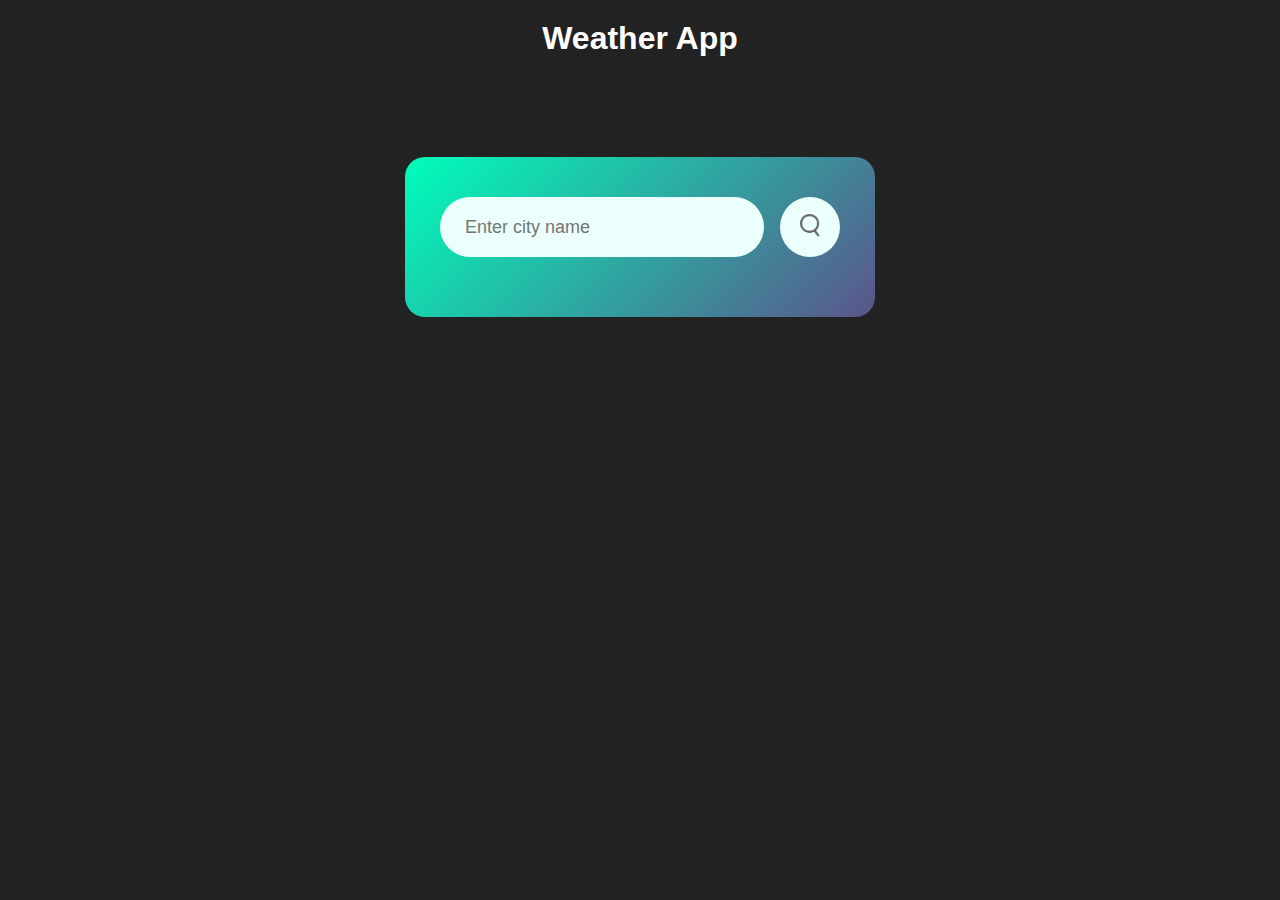
<file: Major Project - Weather App/index.html>
<!DOCTYPE html>
<html lang="en">
<head>
    <meta charset="UTF-8">
    <meta name="viewport" content="width=device-width, initial-scale=1.0">
    <title>Weather app</title>
    <link rel="stylesheet" href="./assets/css/styles.css">
</head>
<body>
    <h1 class="title">Weather App</h1>
    <div class="card">
        <div class="search">
            <input type="text" placeholder="Enter city name" spellcheck="false">
            <button><img src="./assets/img/search.png" alt="Search"></button>
        </div>
        <div class="error">
            <p>Invalid city name</p>
        </div>
        <div class="weather">
            <img src="./assets/img/rain.png" class="weather-icon" alt="Weather Icon">
            <h1 class="temp">22°C</h1>
            <h2 class="city">coimbatore</h2>
            <div class="details">
                <div class="col">
                    <img src="./assets/img/humidity.png" alt="Humidity Icon">
                    <div>
                        <p class="humidity">50%</p>
                        <p>Humidity</p>
                    </div>
                </div>
                <div class="col">
                    <img src="./assets/img/wind.png" alt="Wind Speed Icon">
                    <div>
                        <p class="wind">15 km/h</p>
                        <p>Wind speed</p>
                    </div>
                </div>
            </div>
        </div>
        <div class="forecast-controls">
            <button class="arrow" id="prevDay"><img src="./assets/img/left-arrow.png" alt="Previous Day"></button>
            <button class="arrow" id="nextDay"><img src="./assets/img/right-arrow.png" alt="Next Day"></button>
        </div>
        <div id="forecast" class="forecast"></div>
    </div>
    <script src="./assets/js/script.js"></script>
</body>
</html>
</file>
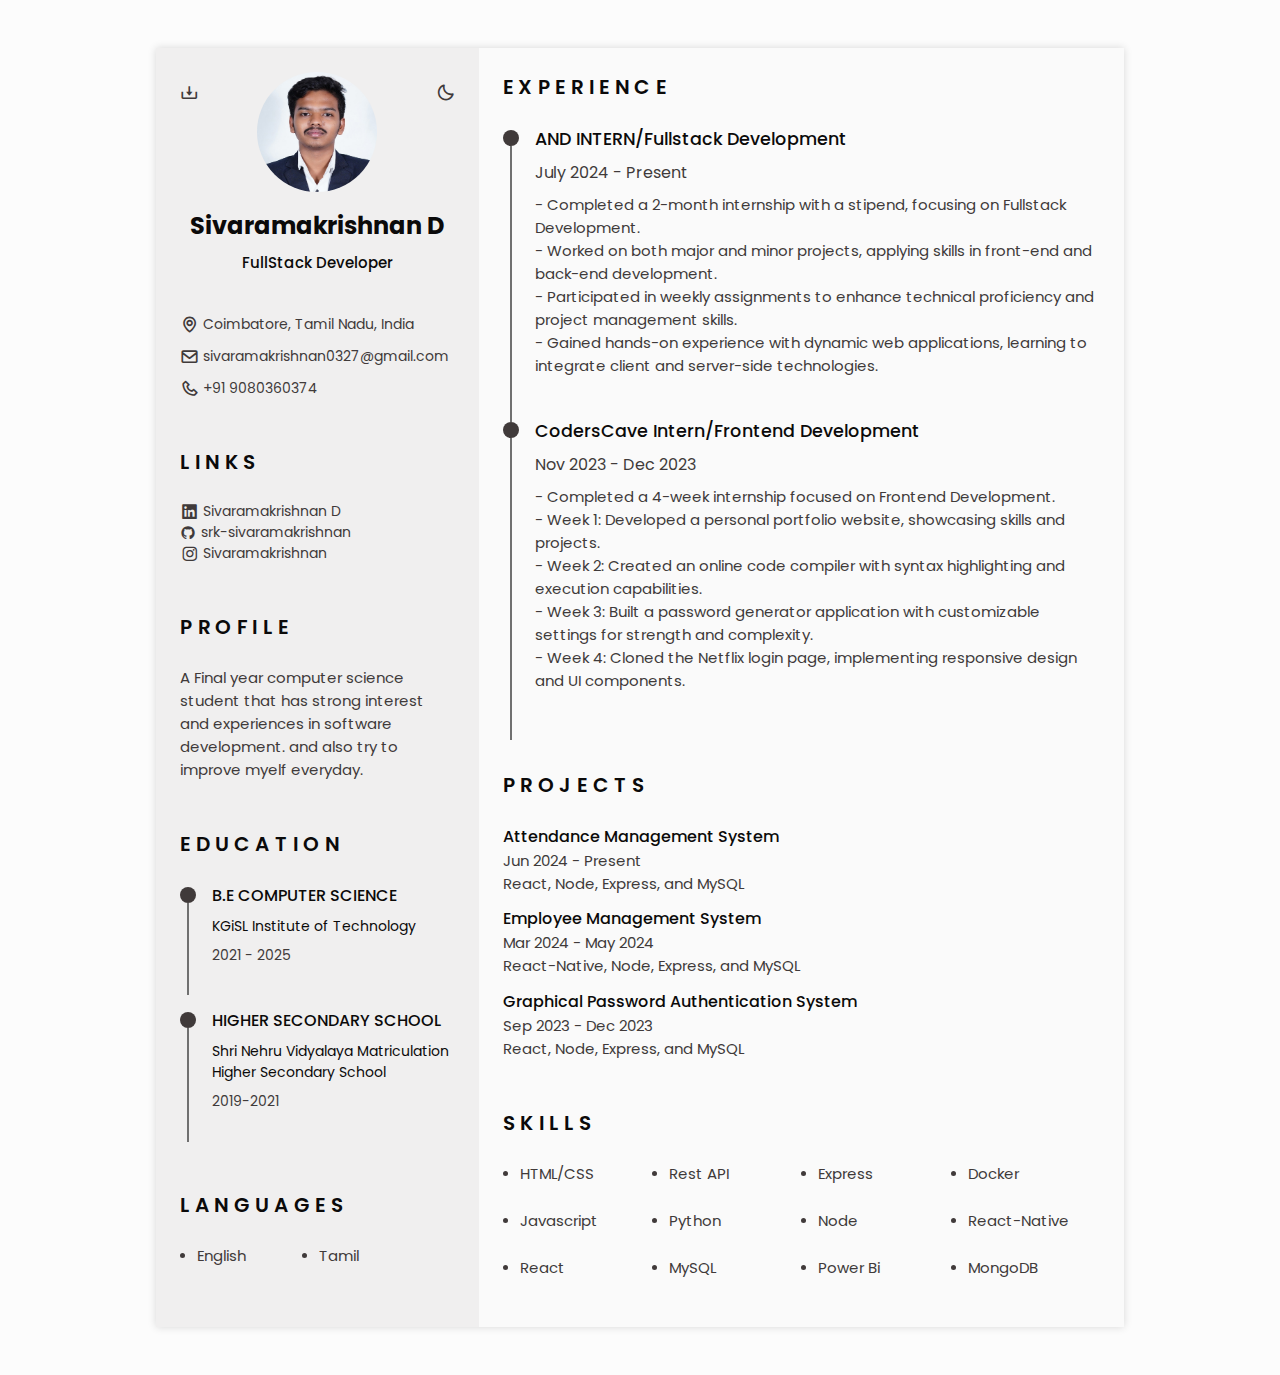
<file: Week-1-Responsive Resume/index.html>
<!DOCTYPE html>
<html lang="en">
  <head>
    <meta charset="UTF-8" />
    <meta http-equiv="X-UA-Compatible" content="IE=edge" />
    <meta name="viewport" content="width=device-width, initial-scale=1.0" />
    <title>My Resume</title>

    <!-- BOX ICONS -->
    <link rel="stylesheet" href="https://cdn.jsdelivr.net/npm/boxicons@latest/css/boxicons.min.css" />

    <!-- My CSS -->
    <link rel="stylesheet" href="assets/css/style.css" />
  </head>
  <body>
    <!-- HEADER -->
    <header class="l-header" id="header">
      <nav class="nav bd-container">
        <a href="#" class="nav__logo">Sivaramakrishnan</a>

        <div class="nav__menu" id="nav-menu">
          <ul class="nav__list">
            <li class="nav__item">
              <a href="#home" class="nav__link active-link"> <i class="bx bx-home nav__icon"></i>Home </a>
            </li>
            <li class="nav__item">
              <a href="#profile" class="nav__link"> <i class="bx bx-user nav__icon"></i>Profile</a>
            </li>
            <li class="nav__item">
              <a href="#education" class="nav__link"> <i class="bx bxs-book nav__icon"></i>Education </a>
            </li>
            <li class="nav__item">
              <a href="#skills" class="nav__link"> <i class="bx bxs-receipt nav__icon"></i>Skills </a>
            </li>
            <li class="nav__item">
              <a href="#experience" class="nav__link"> <i class="bx bx-briefcase nav__icon"></i>Experience </a>
            </li>
            <li class="nav__item">
              <a href="#certificates" class="nav__link"> <i class="bx bx-award nav__icon"></i>Projects </a>
            </li>
          </ul>
        </div>

        <div class="nav__toggle" id="nav-toggle">
          <i class="bx bx-grid-alt"></i>
        </div>
      </nav>
    </header>

    <main class="l-main bd-container">
      <div class="resume" id="area-cv">
        <div class="resume__left">
          <!-- Home -->
          <section class="home" id="home">
            <div class="home__container section bd-grid">
              <div class="home__data bd-grid">
                <img src="assets/img/Profile.jpg" alt="" class="home__img" />
                <h1 class="home__title"><b>Sivaramakrishnan D</b></h1>
                <h3 class="home__profession">FullStack Developer</h3>
                <div>
                  <a download="" href="assets/pdf/ResumeCv.pdf" class="home__button-movil">Download</a>
                </div>
              </div>
              <div class="home__Address bd-grid">
                <span class="home__information"> <i class="bx bx-map home__icon"></i> Coimbatore, Tamil Nadu, India</span>
                <span class="home__information"> <i class="bx bx-envelope home__icon"></i> sivaramakrishnan0327@gmail.com</span>
                <span class="home__information"> <i class="bx bx-phone home__icon"></i> +91 9080360374</span>
              </div>
            </div>

            <!-- Theme Change Button -->
            <i class="bx bx-moon change-theme" title="Theme" id="theme-button"></i>

            <!-- Button to generate and download the pdf -->
            <i class="bx bx-download generate-pdf" title="Generate PDF" id="resume-button"></i>
          </section>

          <!-- SOCIAL -->
          <section class="social section">
            <h2 class="section-title">LINKS</h2>
            <div class="social__container bd-grid">
              <a href="https://www.linkedin.com/in/sivaramakrishnan-d/" target="_blank" class="social__link"> <i class="bx bxl-linkedin-square social__icon"></i> Sivaramakrishnan D </a>
            </div>
            <div class="social__container bd-grid">
              <a href="https://github.com/srk-sivaramakrishnan" target="_blank" class="social__link"> <i class='bx bxl-github' style="margin-right: 5px; margin-left: 0px; font-size: 1rem;"></i>srk-sivaramakrishnan</a>
            </div>
            <div class="social__container bd-grid">
              <a href="https://www.instagram.com/the_kettavan" target="_blank" class="social__link"><i class="bx bxl-instagram social__icon"></i> Sivaramakrishnan </a>
            </div>
          </section>
          <!-- Profile -->
          <section class="profile section" id="profile">
            <h2 class="section-title">Profile</h2>
            <p class="profile__description">A Final year computer science student that has strong interest and experiences in software development. and also try to improve myelf everyday.</p>
          </section>

          <!-- Education -->
          <section class="education section" id="education">
            <h2 class="section-title">Education</h2>
            <div class="education__container bd-grid">
              <div class="education__content">
                <div class="education__time">
                  <span class="education__rounder"></span>
                  <span class="education__line"></span>
                </div>
                <div class="education__data bd-grid">
                  <h3 class="education__title">B.E COMPUTER SCIENCE</h3>
                  <span class="education__studies">KGiSL Institute of Technology</span>
                  <span class="education__year">2021 - 2025</span>
                </div>
              </div>
              <div class="education__content">
                <div class="education__time">
                  <span class="education__rounder"></span>
                  <span class="education__line"></span>
                </div>
                <div class="education__data bd-grid">
                  <h3 class="education__title">HIGHER SECONDARY SCHOOL</h3>
                  <span class="education__studies">Shri Nehru Vidyalaya Matriculation Higher Secondary School</span>
                  <span class="education__year">2019-2021</span>
                </div>
              </div>
            </div>
          </section>

          <!-- LANGUAGES -->
          <section class="languages section">
            <h2 class="section-title">Languages</h2>
            <div class="languages__container">
              <ul class="languages__content bd-grid">
                <li class="languages__name"><span class="languages__circle"></span> English</li>
                <li class="languages__name"><span class="languages__circle"></span> Tamil</li>
              </ul>
            </div>
          </section>
        </div>
        <div class="resume__right">
          <!-- EXPERIENCE -->
          <section class="experience section" id="experience">
            <h2 class="section-title">EXPERIENCE</h2>
            <div class="experience__container bd-grid">

              <div class="experience__content">
                <div class="experience__time">
                  <span class="experience__rounder"></span>
                  <span class="experience__line"></span>
                </div>
                <div class="experience__data bd-grid">
                  <h3 class="experience__title">AND INTERN/Fullstack Development</h3>
                  <span class="experience__company">July 2024 - Present</span>
                  <div class="experience__descriptions">
                    <p class="experience__description">- Completed a 2-month internship with a stipend, focusing on Fullstack Development.</p>
                    <p class="experience__description">- Worked on both major and minor projects, applying skills in front-end and back-end development.</p>
                    <p class="experience__description">- Participated in weekly assignments to enhance technical proficiency and project management skills.</p>
                    <p class="experience__description">- Gained hands-on experience with dynamic web applications, learning to integrate client and server-side technologies.</p>
                  </div>
                </div>                
              </div>

              <div class="experience__content">
                <div class="experience__time">
                  <span class="experience__rounder"></span>
                  <span class="experience__line"></span>
                </div>
                <div class="experience__data bd-grid">
                  <h3 class="experience__title">CodersCave Intern/Frontend Development</h3>
                  <span class="experience__company">Nov 2023 - Dec 2023</span>
                  <div class="experience__descriptions">
                    <p class="experience__description">- Completed a 4-week internship focused on Frontend Development.</p>
                    <p class="experience__description">- Week 1: Developed a personal portfolio website, showcasing skills and projects.</p>
                    <p class="experience__description">- Week 2: Created an online code compiler with syntax highlighting and execution capabilities.</p>
                    <p class="experience__description">- Week 3: Built a password generator application with customizable settings for strength and complexity.</p>
                    <p class="experience__description">- Week 4: Cloned the Netflix login page, implementing responsive design and UI components.</p>
                  </div>
                </div>                
              </div>
            </div>
          </section>
          <!-- PROJECTS -->
          <section class="sertificate section" id="certificates">
            <h2 class="section-title">Projects</h2>
            <div class="sertificate__container bd-grid">
              <div class="certificate__content">
                <h3 class="sertificate__title">Attendance Management System</h3>
                <p class="sertificate__description">
                  Jun 2024 - Present <br />
                  React, Node, Express, and MySQL
                </p>
              </div>
              <div class="certificate__content">
                <h3 class="sertificate__title">Employee Management System</h3>
                <p class="sertificate__description">
                  Mar 2024 - May 2024 <br />
                  React-Native, Node, Express, and MySQL
                </p>
              </div>
              <div class="certificate__content">
                <h3 class="sertificate__title">Graphical Password Authentication System</h3>
                <p class="sertificate__description">
                  Sep 2023 - Dec 2023 <br />
                  React, Node, Express, and MySQL
                </p>
              </div>
            </div>
          </section>

          

          <!-- SKILLS -->
          <section class="skills section" id="skills">
            <h2 class="section-title">SKILLS</h2>
            <div class="skills__content bd-grid">
              <ul class="skills__data">
                <li class="skills__name"><span class="skills__circle"></span> HTML/CSS</li>
                <li class="skills__name"><span class="skills__circle"></span> Javascript</li>
                <li class="skills__name"><span class="skills__circle"></span> React</li>
              </ul>
              <ul>
                <li class="skills__name"><span class="skills__circle"></span> Rest API</li>
                <li class="skills__name"><span class="skills__circle"></span> Python</li>
                <li class="skills__name"><span class="skills__circle"></span> MySQL</li>
              </ul>
              <ul>
                <li class="skills__name"><span class="skills__circle"></span> Express</li>
                <li class="skills__name"><span class="skills__circle"></span> Node</li>
                <li class="skills__name"><span class="skills__circle"></span> Power Bi</li>
              </ul>
              <ul class="skills__data">
                <li class="skills__name"><span class="skills__circle"></span> Docker</li>
                <li class="skills__name"><span class="skills__circle"></span> React-Native</li>
                <li class="skills__name"><span class="skills__circle"></span> MongoDB</li>
              </ul>
            </div>
          </section>

        </div>
      </div>
    </main>

    <!-- Scroll Top -->
    <a href="#" class="scrolltop" id="scroll-top">
      <i class="bx bxs-up-arrow-alt scrolltop__icon"></i>
    </a>

    <script src="assets/js/html2pdf.bundle.min.js"></script>
    <script src="assets/js/script.js"></script>
  </body>
</html>
</file>
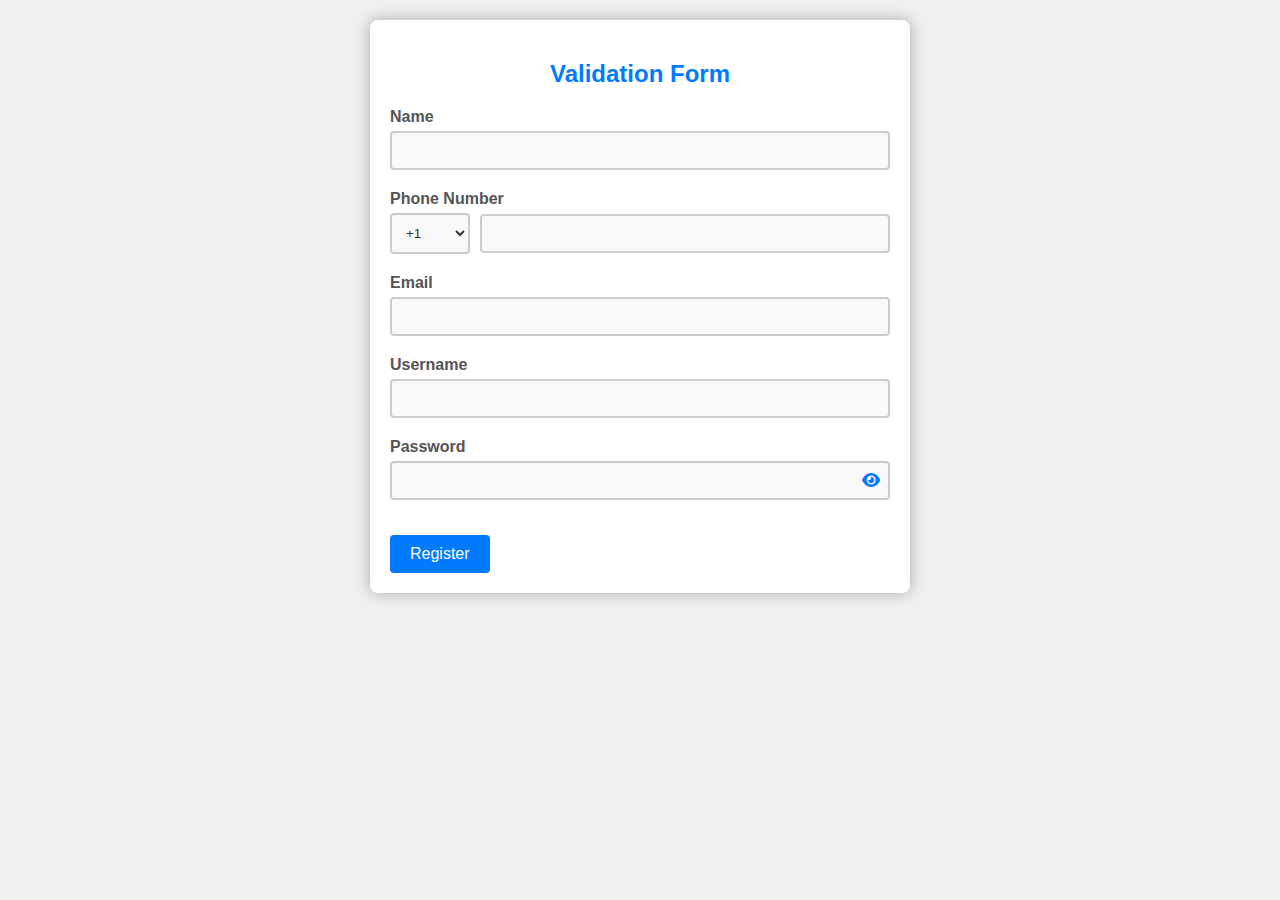
<file: Week-3-Form Validation/index.html>
<!DOCTYPE html>
<html lang="en">
<head>
    <meta charset="UTF-8">
    <meta name="viewport" content="width=device-width, initial-scale=1.0">
    <title>Form Validation</title>
    <link rel="stylesheet" href="./assets/css/style.css">
    <link rel="stylesheet" href="https://cdnjs.cloudflare.com/ajax/libs/font-awesome/6.0.0-beta3/css/all.min.css">
</head>
<body>
    <div class="form-container">
        <h2>Validation Form</h2>
        <form id="registrationForm">
            <div class="form-group">
                <label for="name">Name</label>
                <input type="text" id="name" name="name" required>
                <span class="error" id="nameError">Name is required</span>
            </div>
            <div class="form-group phone-group">
                <label for="phone">Phone Number</label>
                <div class="phone-wrapper">
                    <select id="countryCode" name="countryCode" required>
                        <option value="+1">+1</option>
                        <option value="+91">+91</option>
                        <option value="+44">+44</option>
                        <option value="+86">+86</option>
                        <option value="+61">+61</option>
                        <!-- Add more country codes as needed -->
                    </select>
                    <input type="text" id="phone" name="phone" required>
                </div>
                <span class="error" id="phoneError">Enter a valid phone number</span>
            </div>
            <div class="form-group">
                <label for="email">Email</label>
                <input type="email" id="email" name="email" required>
                <span class="error" id="emailError">Invalid, enter a valid email</span>
            </div>
            <div class="form-group">
                <label for="username">Username</label>
                <input type="text" id="username" name="username" required>
                <span class="error" id="usernameError">Username must be at least 10 characters</span>
            </div>
            <div class="form-group">
                <label for="password">Password</label>
                <div class="password-wrapper">
                    <input type="password" id="password" name="password" required>
                    <i id="togglePassword" class="fas fa-eye"></i>
                </div>
                <span class="error" id="passwordError">Password must be 8-15 characters and contain at least one symbol</span>
            </div>
            <button type="submit">Register</button>
            <p id="successMessage" class="success">Registration successful!</p>
        </form>
    </div>
    <script src="./assets/js/script.js"></script>
</body>
</html>
</file>
<file: Major Project - Weather App/assets/css/styles.css>
* {
    box-sizing: border-box;
    margin: 0;
    padding: 0;
    font-family: 'Poppins', sans-serif;
}

body {
    background: #222;
}

.title {
    color:#fff;
    text-align: center;
    padding-top: 20px;
}

.card {
    width: 90%;
    max-width: 470px;
    background: linear-gradient(135deg, #00feba, #5b548a);
    color: #fff;
    margin: 100px auto 0;
    border-radius: 20px;
    padding: 40px 35px;
    text-align: center;
}

.search {
    width: 100%;
    display: flex;
    align-items: center;
    justify-content: space-between;
}

.search input {
    border: 0;
    outline: 0;
    background: #ebfffc;
    color: #555;
    padding: 10px 25px;
    height: 60px;
    border-radius: 30px;
    flex: 1;
    margin-right: 16px;
    font-size: 18px;
}

.search button {
    border: 0;
    outline: 0;
    background: #ebfffc;
    border-radius: 50%;
    width: 60px;
    height: 60px;
    cursor: pointer;
}

.search button img {
    width: 20px;
}

/* Weather Info */
.weather-icon {
    width: 170px;
    margin-top: 30px;
}

.weather h1 {
    font-size: 80px;
    font-weight: 500;
}

.weather h2 {
    font-size: 45px;
    font-weight: 400;
    margin-top: -10px;
}

.details {
    display: flex;
    align-items: center;
    justify-content: space-between;
    padding: 0 20px;
    margin-top: 50px;
}

.col {
    display: flex;
    align-items: center;
    text-align: left;
}

.col img {
    width: 40px;
    margin-right: 10px;
}

.humidity, .wind {
    font-size: 28px;
    margin-top: -6px;
}

.weather {
    display: none;
}

.error {
    text-align: left;
    margin-left: 10px;
    font-size: 14px;
    margin-top: 10px;
    display: none;
}

/* Forecast */
.forecast {
    margin-top: 20px;
}

.forecast-item {
    display: flex;
    flex-direction: column;
    align-items: center;
    margin-bottom: 20px;
}

.forecast-item h3 {
    font-size: 20px;
    margin-bottom: 10px;
}

.forecast-item img {
    width: 80px;
    margin-bottom: 10px;
}

.forecast-controls {
    display: none;
    justify-content: space-between;
    margin-top: 20px;
}

.arrow {
    background: none;
    border: none;
    cursor: pointer;
    width: 40px;
    height: 40px;
}

.arrow img {
    width: 30px;
}
</file>
<file: Week-1-Responsive Resume/assets/css/style.css>
/* Google fonts */
@import url("https://fonts.googleapis.com/css2?family=Oswald:wght@200;400&family=Poppins:wght@400;500;600&display=swap");

/* Variable CSS */
:root {
  --header-height: 3rem;

  /* Colors */
  --title-color: #0b0a0a;
  --text-color: #403a3a;
  --text-color-light: #707070;
  --container-color: #fafafa;
  --container-color-alt: #f0efef;
  --body-color: #fcfcfc;

  /* font and typography */
  --body-font: "Poppins", sans-serif;
  --h1-font-size: 1.5rem;
  --h2-font-size: 1.25rem;
  --h3-font-size: 1rem;
  --normal-font-size: 0.938rem;
  --small-font-size: 0.875rem;
  --smaller-font-size: 0.813rem;

  /* Font Weight */
  --font-medium: 500;
  --font-semi-bold: 600;

  /* Margenes */
  --mb-1: 0.5rem;
  --mb-2: 1rem;
  --mb-3: 1.5rem;

  /* z-index */
  --z-tooltip: 10;
  --z-fixed: 100;
}
/* BASE */
*,
::before,
::after {
  box-sizing: border-box;
}

html {
  scroll-behavior: smooth;
}

/* Variables Dark Theme */
body.dark-theme {
  --title-color: #f2f2f2;
  --text-color: #bfbfbf;
  --container-color: #212121;
  --container-color-alt: #181616;
  --body-color: #2b2b2b;
}

/* Button Dark/Light */
.change-theme {
  position: absolute;
  right: 0;
  top: 2.2rem;
  display: flex;
  color: var(--text-color);
  font-size: 1.2rem;
  cursor: pointer;
}

.change-theme:hover {
  color: var(--text-color-light);
}

/* Font Size Variables to scale cv */
body.scale-cv {
  /* font and typography */
  --h1-font-size: 0.938rem;
  --h2-font-size: 0.938rem;
  --h3-font-size: 0.875rem;
  --normal-font-size: 0.813rem;
  --small-font-size: 0.75rem;
  --smaller-font-size: 0.688rem;
}

/* Generate PDF */
.generate-pdf {
  display: none;
  position: absolute;
  top: 2.2rem;
  left: 0;
  font-size: 1.2rem;
  color: var(--text-color);
  cursor: pointer;
}

.generate-pdf:hover {
  color: var(--title-color);
}

/* Classes modified to reduce size and print on a4 sheet */
.scale-cv .change-theme,
.scale-cv .generate-pdf {
  display: none;
}

.scale-cv .bd-container {
  max-width: 595px;
}

.scale-cv .section {
  padding: 1.5rem 0 0.8rem;
}

.scale-cv .section-title {
  margin-bottom: 0.75rem;
}

.scale-cv .resume_left,
.scale-cv .resume-right {
  padding: 0 1rem;
}

.scale-cv .home__img {
  width: 90px;
  height: 90px;
}

.scale-cv .home__container {
  gap: 1.5rem;
}

.scale-cv .home__data {
  gap: 0.25rem;
}

.scale-cv .home__address,
.scale-cv .social__container {
  gap: 0.75rem;
}

.scale-cv .home__icon,
.scale-cv .social__icon,
.scale-cv .interest__icon {
  font-size: 1rem;
}

.scale-cv .education__container,
.scale-cv .experience__container,
.scale-cv .certificate__container {
  gap: 1rem;
}

.scale-cv .education__time,
.scale-cv .experience__time {
  padding-right: 0.5rem;
}

.scale-cv .education__rounder,
.scale-cv .experience__rounder {
  width: 11px;
  height: 11px;
  margin-top: 0.22rem;
}

.scale-cv .education__line,
.scale-cv .experience__line {
  width: 1px;
  height: 110%;
  transform: translate(5px, 0);
}

.scale-cv .education__data,
.scale-cv .experience__data {
  gap: 0.25rem;
}

.scale-cv .skills__name {
  margin-bottom: var(--mb-1);
}

.scale-cv .interest__container {
  column-gap: 2.5rem;
}

body {
  margin: 0 0 var(--header-height) 0;
  padding: 0;
  font-family: var(--body-font);
  font-size: var(--normal-font-size);
  background-color: var(--body-color);
  color: var(--text-color);
}

h1,
h2,
h3,
ul,
p {
  margin: 0;
}

h1,
h2,
h3 {
  color: var(--title-color);
  font-weight: var(--font-medium);
}

ul {
  padding: 0;
  list-style: none;
}

a {
  text-decoration: none;
}

img {
  max-width: 100%;
  height: auto;
}

/* CLASS CSS */
.section {
  padding: 1.5rem 0;
}

.section-title {
  font-size: var(--h2-font-size);
  color: var(--title-color);
  font-weight: var(--font-semi-bold);
  text-transform: uppercase;
  letter-spacing: 0.35rem;
  text-align: center;
  margin-bottom: var(--mb-3);
}

/* LAYOUT */
.bd-container {
  max-width: 968px;
  width: calc(100%-3rem);
  margin-left: var(--mb-3);
  margin-right: var(--mb-3);
}

.bd-grid {
  display: grid;
  gap: 0.7rem;
}

.l-header {
  width: 100%;
  position: fixed;
  bottom: 0;
  left: 0;
  z-index: var(--z-fixed);
  background-color: var(--body-color);
  box-shadow: 0 -1px 4px rgba(0, 0, 0, 0.1);
  transition: 0.3s;
}

/* NAV */
.nav {
  height: var(--header-height);
  display: flex;
  justify-content: space-between;
  align-items: center;
}

@media (max-width: 968px) {
  .nav__menu {
    position: fixed;
    bottom: -100%;
    left: 0;
    width: 100%;
    padding: 2rem 1.5rem;
    background-color: var(--body-color);
    box-shadow: 0 1px 4px rgba(0, 0, 0, 0.1);
    border-radius: 1rem 1rem 0 0;
    z-index: var(--z-fixed);
    transition: 0.5s;
  }
}

.nav__logo,
.nav__toggle {
  color: var(--title-color);
  font-weight: var(--font-medium);
}

.nav__toggle {
  font-size: 1.2rem;
  cursor: pointer;
}

.nav__item {
  text-align: center;
}

.nav__link {
  display: flex;
  flex-direction: column;
  font-size: var(--smaller-font-size);
  color: var(--text-color-light);
  font-weight: var(--font-medium);
}

.nav__link:hover {
  color: var(--title-color);
}

.nav__icon {
  font-size: 1.2rem;
  margin-bottom: var(--mb-1);
}

/* SHOW MENU */
.show-menu {
  bottom: var(--header-height);
}

/* Active Menu Link */
.active-link {
  color: var(--title-color);
}

/* HOME */
.home {
  position: relative;
}

.home__container {
  gap: 3rem;
}

.home__data {
  gap: 0.5rem;
  text-align: center;
}

.home__img {
  width: 120px;
  height: 120px;
  border-radius: 50%;
  justify-self: center;
  margin-bottom: var(--mb-1);
}

.home__title {
  font-size: var(--h1-font-size);
}
.home__profession {
  font-size: var(--normal-font-size);
  margin-bottom: var(--mb-1);
}

.home__address {
  gap: 1rem;
}

.home__information {
  display: flex;
  align-items: center;
  font-size: var(--small-font-size);
}

.home__icon {
  font-size: 1.2rem;
  margin-right: 0.25rem;
}

.home__button-movil {
  display: inline-block;
  border: 2px solid var(--text-color);
  color: var(--title-color);
  padding: 1rem 2rem;
  border-radius: 0.25rem;
  transition: 0.3s;
  font-weight: var(--font-medium);
  margin-top: var(--mb-3);
}

.home__button-movil:hover {
  background-color: var(--text-color);
  color: var(--container-color);
}

/* SOCIAL */
.social__container {
  grid-template-columns: max-content;
  gap: 1rem;
}

.social__link {
  display: inline-flex;
  align-items: center;
  font-size: var(--small-font-size);
  color: var(--text-color);
}

.social__link:hover {
  color: var(--title-color);
}

.social__icon {
  font-size: 1.2rem;
  margin-right: 0.25rem;
}

/* Profile */
.profile__description {
  text-align: center;
}

/* Education and Experience */
.education__content,
.experience__content {
  display: flex;
  padding-bottom: 30px;
}

.education__time,
.experience__time {
  padding-right: 1rem;
}

.education__rounder,
.experience__rounder {
  position: relative;
  display: block;
  width: 16px;
  height: 16px;
  background-color: var(--text-color);
  border-radius: 50%;
  margin-top: 0.25rem;
}

.education__line,
.experience__line {
  display: block;
  width: 2px;
  height: 110%;
  background-color: var(--text-color-light);
  transform: translate(7px, 0);
}

.education__data,
.experience__data {
  gap: 0.5rem;
}

.education__title,
.experience__company {
  font-size: var(--h3-font-size);
}

.education__studies,
.issuing__organization {
  font-size: var(--small-font-size);
  color: var(--title-color);
}

.education__year {
  font-size: var(--small-font-size);
}

/* SKILLS AND LANGUAGES */
.skills__content,
.languages__content {
  grid-template-columns: repeat(4, 1fr);
  gap: 0;
}

.skills__name,
.languages__name {
  display: flex;
  align-items: center;
  margin-bottom: var(--mb-3);
}

.skills__circle,
.languages__circle {
  display: inline-block;
  width: 5px;
  height: 5px;
  background-color: var(--text-color);
  border-radius: 50%;
  margin-right: 0.75rem;
}

/* Sertificates */
.sertificate__title {
  font-size: var(--h3-font-size);
}

/* REFERENCES */
.references__content {
  gap: 0.25rem;
}

.references__subtitle {
  color: var(--text-color-light);
}

.references__subtitle,
.references__contact {
  font-size: var(--small-font-size);
}

.references__title {
  font-size: var(--h3-font-size);
}

/* Interest */
.interest__container {
  grid-template-columns: repeat(3, 1fr);
  margin-top: var(--mb-2);
}

.interest__content {
  display: flex;
  align-items: center;
  flex-direction: column;
}

.interest__icon {
  font-size: 1.5rem;
  color: var(--text-color-light);
  margin-bottom: 0.25rem;
}

/* Scroll Top */
.scrolltop {
  position: fixed;
  right: 1rem;
  bottom: -20%;
  display: flex;
  justify-content: center;
  align-items: center;
  padding: 0.3rem;
  background-color: var(--container-color-alt);
  border-radius: 0.4rem;
  z-index: var(--z-tooltip);
  transition: 0.6s;
  /* visibility: hidden; */
}

.scrolltop__icon {
  font-size: 1.2rem;
  color: var(--text-color);
}

.show-scroll {
  visibility: visible;
  bottom: 5rem;
}

/* MEDIA QUERIES */
/* For small devices, menu two columns */
@media (max-width: 320px) {
  .nav__list {
    grid-template-columns: 1fr 1fr;
    gap: 1rem 0rem;
  }

  .skills__content,
  .languages__content {
    grid-template-columns: repeat(2, 1fr);
    gap: 0;
  }
}

@media (min-width: 968px) {
  body {
    margin: 3rem 0;
  }
  .bd-container {
    margin-left: auto;
    margin-right: auto;
  }

  .l-header,
  .scrolltop {
    display: none;
  }

  .resume {
    display: grid;
    grid-template-columns: 0.5fr 1fr;
    background-color: var(--container-color);
    box-shadow: 0 0 8px rgba(13, 12, 12, 0.15);
  }

  .nav__list {
    display: grid;
    grid-template-columns: repeat(3, 1fr);
    gap: 2rem;
  }

  .resume__left {
    background-color: var(--container-color-alt);
  }

  .resume__left,
  .resume__right {
    padding: 0 1.5rem;
  }

  .section-title,
  .profile__description {
    text-align: initial;
  }

  .home__container {
    gap: 1.5rem;
  }

  .home__button-movil {
    display: none;
  }

  .references__container {
    grid-template-columns: repeat(2, 1fr);
  }

  .languages__content {
    grid-template-columns: repeat(3, max-content);
    column-gap: 3.5rem;
  }

  .interest__container {
    grid-template-columns: repeat(4, max-content);
    column-gap: 3.5rem;
  }

  .generate-pdf {
    display: inline-block;
  }
}
</file>
<file: Week-3-Form Validation/assets/css/style.css>
body {
    font-family: Arial, sans-serif;
    background-color: #f0f0f0; /* Light gray background for the body */
    color: #333; /* Dark text color for readability */
    margin: 0;
    padding: 20px;
}

.form-container {
    max-width: 500px;
    margin: auto;
    padding: 20px;
    background-color: #ffffff; /* White background for the form container */
    border-radius: 8px;
    box-shadow: 0 0 15px rgba(0, 0, 0, 0.3); /* Slightly darker shadow for better contrast */
}

.form-container h2 {
    text-align: center;
    margin-bottom: 20px;
    color: #007BFF; /* Blue color for the heading */
}

.form-group {
    margin-bottom: 20px;
}

.form-group label {
    display: block;
    margin-bottom: 5px;
    font-weight: bold;
    color: #555; /* Dark gray color for labels */
}

.form-group input,
.form-group select {
    width: 100%;
    padding: 10px;
    box-sizing: border-box;
    border: 2px solid #ccc; /* Light gray border for inputs */
    border-radius: 4px;
    background-color: #f9f9f9; /* Light background for inputs */
    color: #333; /* Dark text color for inputs */
    transition: border-color 0.3s ease, box-shadow 0.3s ease;
}

.form-group input:focus,
.form-group select:focus {
    border-color: #007BFF; /* Blue border on focus */
    box-shadow: 0 0 8px rgba(0, 123, 255, 0.3); /* Blue shadow on focus */
    outline: none;
}

.error {
    color: #dc3545; /* Red color for error messages */
    font-size: 14px;
    display: none;
    margin-top: 5px;
}

.success {
    color: #28a745; /* Green color for success message */
    font-size: 16px;
    display: none;
    text-align: center;
    margin-top: 15px;
}

.phone-group {
    display: flex;
    flex-direction: column;
}

.phone-wrapper {
    display: flex;
    align-items: center;
}

#countryCode {
    width: 80px; /* Reduced width for country code */
    margin-right: 10px;
    background-color: #f9f9f9; /* Same background as input fields */
}

#phone {
    flex: 1;
    background-color: #f9f9f9; /* Same background as input fields */
}

.password-wrapper {
    position: relative;
}

#password {
    width: 100%;
    padding-right: 30px; /* Space for the icon */
    background-color: #f9f9f9; /* Same background as input fields */
}

#togglePassword {
    position: absolute;
    top: 50%;
    right: 10px;
    transform: translateY(-50%);
    cursor: pointer;
    color: #007BFF; /* Blue color for the password icon */
}

button {
    margin-top: 15px;
    padding: 10px 20px;
    background-color: #007BFF; /* Blue background for buttons */
    color: white;
    border: none;
    border-radius: 4px;
    cursor: pointer;
    font-size: 16px;
    transition: background-color 0.3s ease, transform 0.2s ease;
}

button[type="button"] {
    background-color: #6c757d; /* Gray background for non-submit buttons */
}

button[type="button"]:hover {
    background-color: #5a6268; /* Darker gray on hover */
}

button[type="submit"]:hover {
    background-color: #0056b3; /* Darker blue on hover */
}

button:active {
    transform: scale(0.98);
}

button:focus {
    outline: none;
}
</file>
